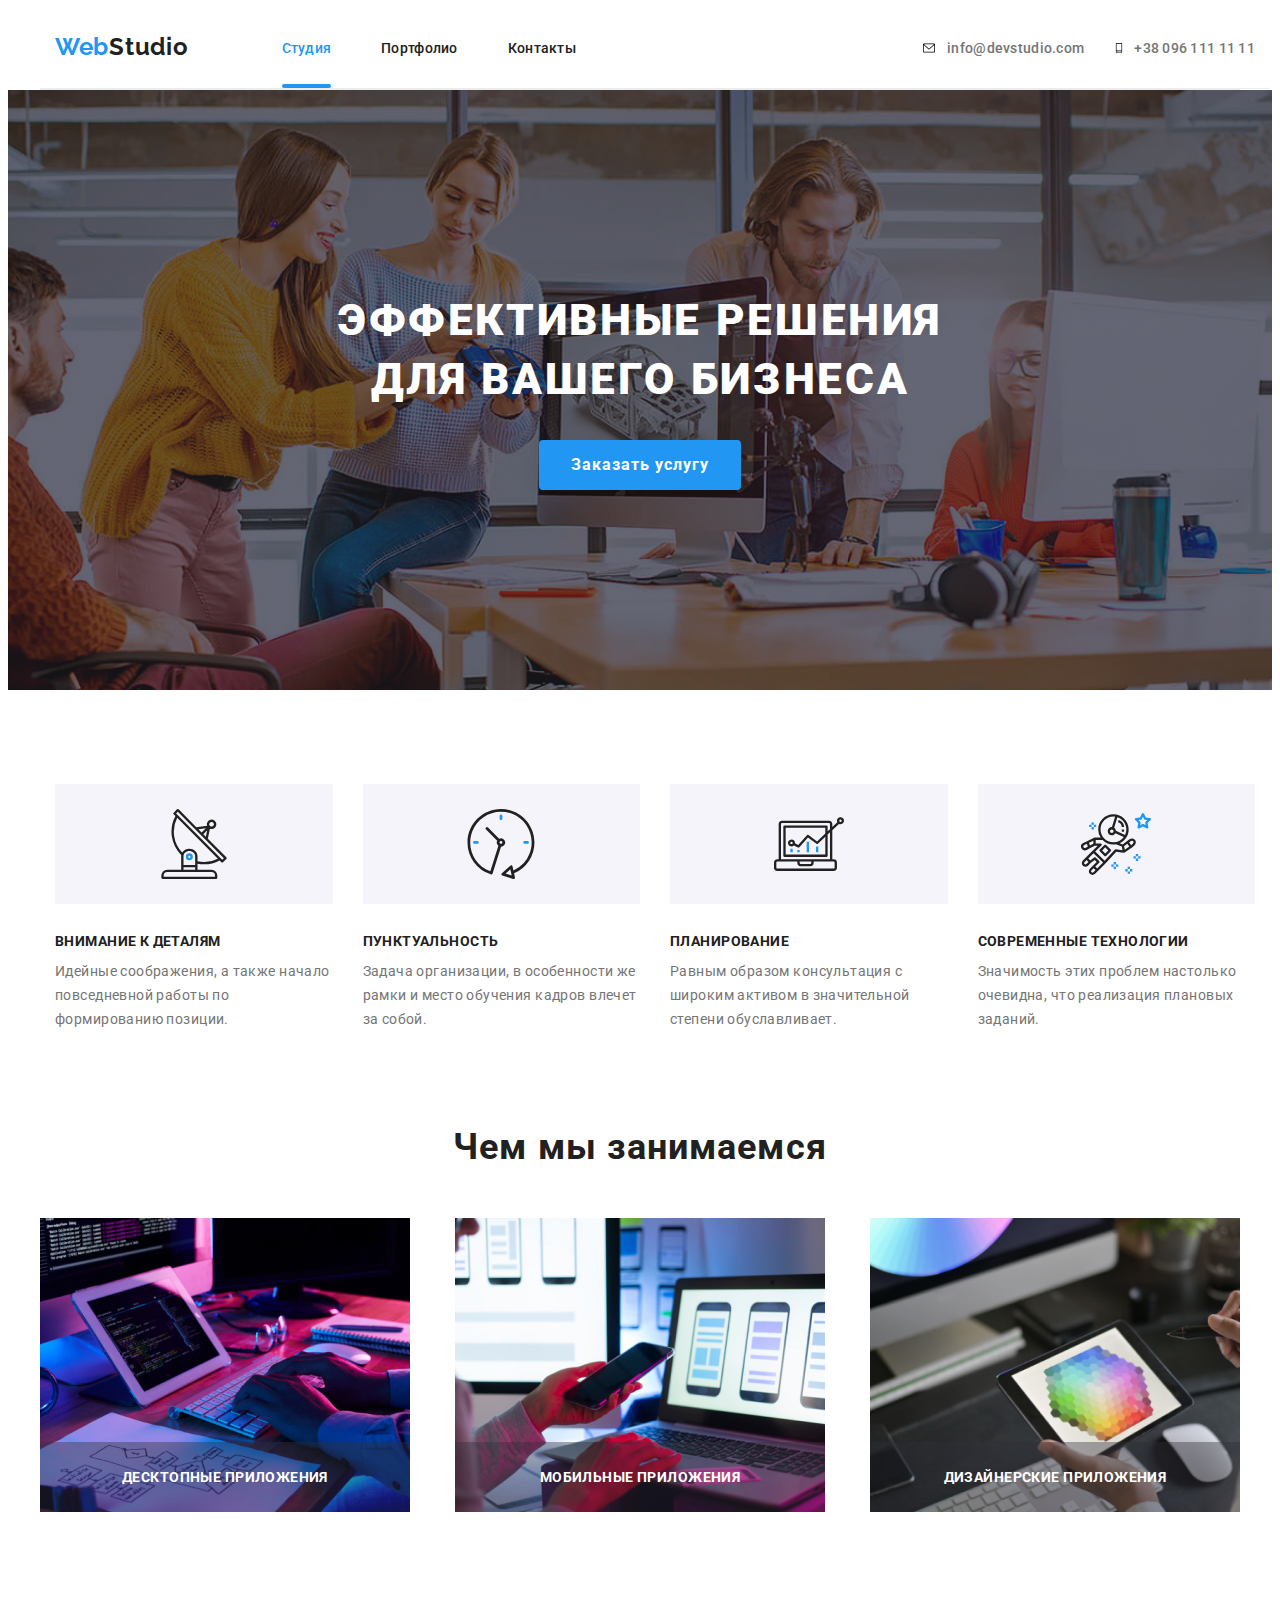
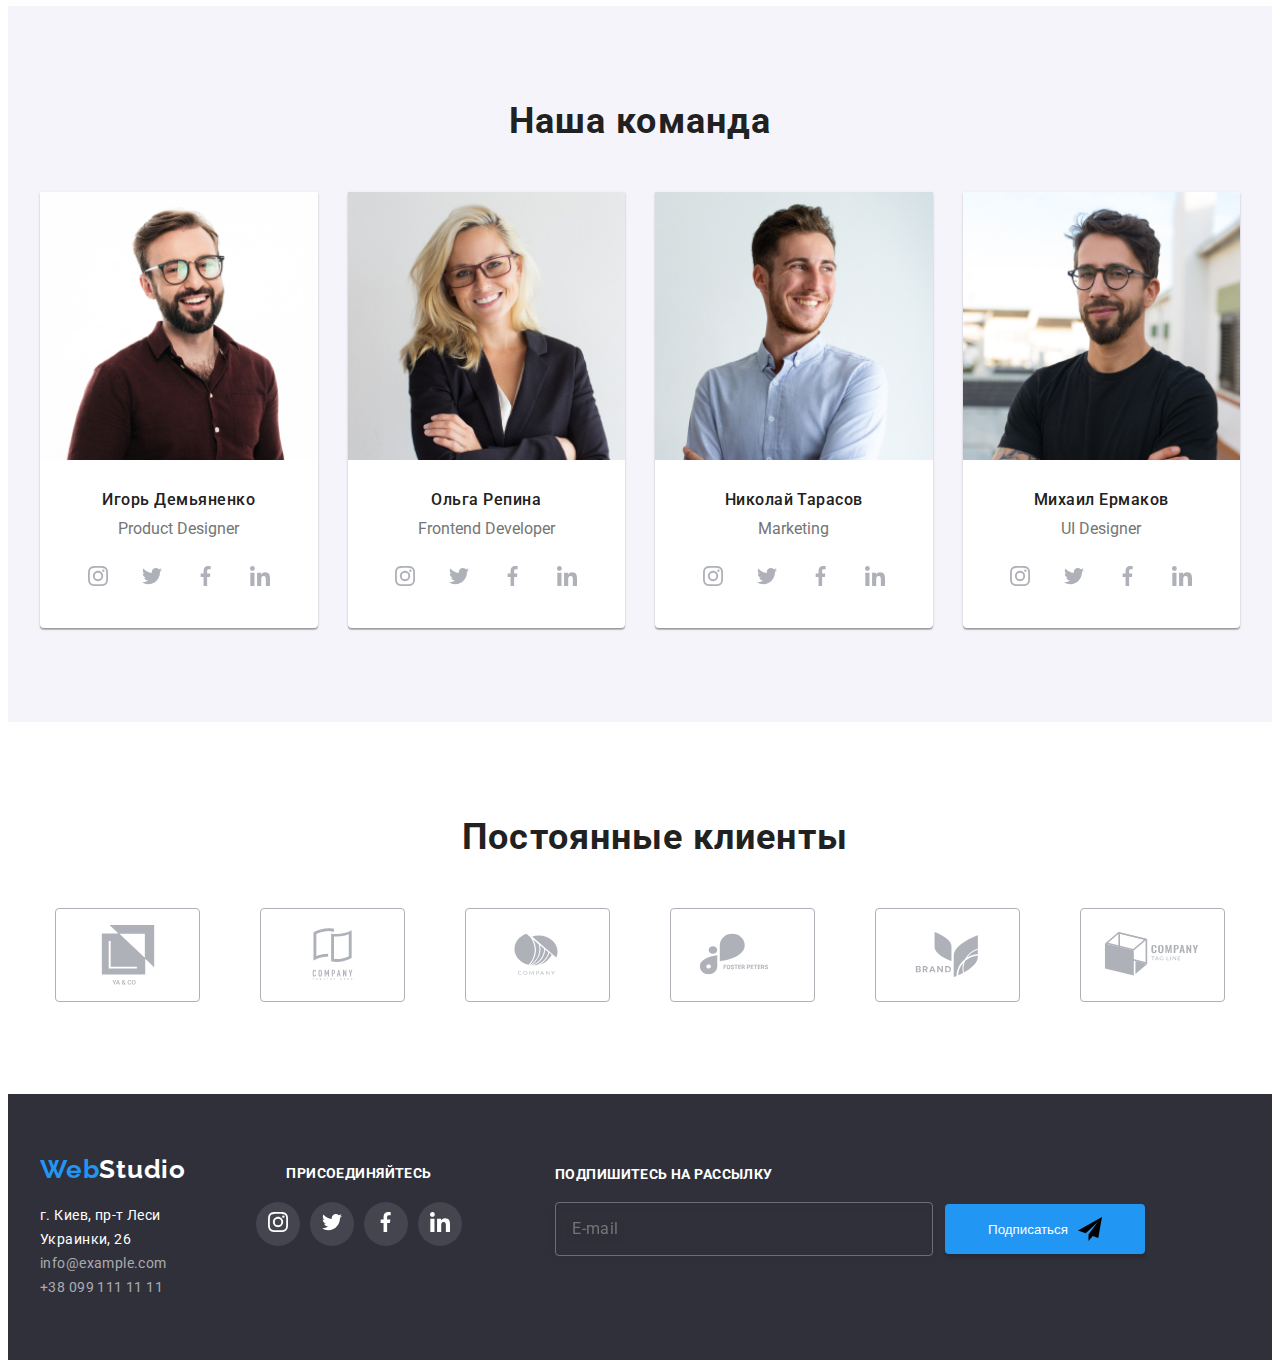
<file: index.html>
<!DOCTYPE html>
<html lang="ru">

<head>
    <meta charset="UTF-8" />
    <meta name="viewport" content="width=device-width, initial-scale=1.0" />
    <title>WebStudio</title>

    <link rel="preconnect" href="https://fonts.googleapis.com">
    <link rel="preconnect" href="https://fonts.gstatic.com" crossorigin>

    <link
        href="https://fonts.googleapis.com/css2?family=Raleway:wght@700&family=Roboto:wght@400;500;700;900&display=swap"
        rel="stylesheet">

    <link rel="stylesheet" href="https://cdnjs.cloudflare.com/ajax/libs/modern-normalize/1.1.0/modern-normalize.min.css"
        integrity="sha512-wpPYUAdjBVSE4KJnH1VR1HeZfpl1ub8YT/NKx4PuQ5NmX2tKuGu6U/JRp5y+Y8XG2tV+wKQpNHVUX03MfMFn9Q=="
        crossorigin="anonymous" referrerpolicy="no-referrer" />

    <link rel="stylesheet" href="./css/main.min.css">
</head>

<body>

    <header class="header">
        <div class="container header__container header__bottom-border">

            <div class=" main-nav">
                <nav class="nav">
                    <a href="./index.html" class="logo nav__logo" lang="en"> Web<span
                            class="nav__logo--blueblack">Studio</span>
                    </a>
                    <ul class="menu list">
                        <li class="menu__item current-page "> <a href="./index.html" class="menu__link link">Студия </a>
                        </li>
                        <li class="menu__item "> <a href="./portfolio.html" class="menu__link link">Портфолио</a> </li>
                        <li class="menu__item"> <a href="" class="menu__link link">Контакты</a> </li>
                    </ul>
                </nav>
            </div>

            <ul class="contact list">
                <li class="contact__item"><a href="mailto:info@devstudio.com" class="contact__link link">
                        <svg class="contact__icon contact__icon-envelope">
                            <use href="./images/symbol-defs.svg#icon-envelope-hover"></use>
                        </svg>
                        info@devstudio.com</a>
                </li>
                <li class="contact__item"><a href="tel:+380961111111" class="contact__link link">
                        <svg class="contact__icon contact__icon-tel">
                            <use href="./images/symbol-defs.svg#icon-smartphone"></use>
                        </svg>
                        +38 096 111 11 11</a></li>
            </ul>
        </div>

        <button type="button" class="button mob-menu__open-btn">
            <svg class="mob-menu__open-icon" width="24" height="24">
                <use href="./images/symbol-defs.svg#icon-menu_btn">
                </use>
            </svg>
        </button>
        <div class="mob-menu is-hidden">
            <div class="mob-menu__top">

                <button type="button" class="mob-menu__close-btn">
                    <svg class="mob__close-icon" width="18.34" height="18.34">
                        <use href="./images/icons.svg#icon-close">
                        </use>
                    </svg></button>


                <ul class="mob-menu__list list">
                    <li class="mob-menu__item  ">
                        <a href="./index.html" class="mob-menu__link link">Студия </a>
                    </li>
                    <li class="mob-menu__item mob-menu__current">
                        <a href="./portfolio.html" class="mob-menu__link link">Портфолио </a>
                    </li>
                    <li class="mob-menu__item">
                        <a href="#" class="mob-menu__link link">Контакты </a>
                    </li>
                </ul>
            </div>
            <div class="mob-menu__bottom">
                <ul class="mob-menu__contact list">
                    <li class="mob-contact__item mob-menu__tel">
                        <a href="tel:+380961111111" class="mob-contact__link link">
                            +38 096 111 11 11</a>
                    </li>

                    <li class="mob-contact__item mob-menu__email">
                        <a href="mailto:info@devstudio.com" class="mob-contact__link link">
                            info@devstudio.com</a>
                    </li>
                </ul>


                <ul class="mob-soc__list list">
                    <li class="mob-soc__item">
                        <a href="" class="mob-soc__link link">Instagram</a>
                    </li>

                    <li class="mob-soc__item">
                        <a href="" class="mob-soc__link link">Twitter</a>
                    </li>


                    <li class="mob-soc__item">
                        <a href="" class="mob-soc__link link">Facebook</a>
                    </li>

                    <li class="mob-soc__item">
                        <a href="" class="mob-soc__link link">LinkedIn</a>
                    </li>
                </ul>
            </div>
        </div>
        </div>

    </header>

    <main>
        <div class="hero__overlay">
            <section class="hero">
                <div class="container">
                    <h1 class="hero__title">Эффективные решения<br> для вашего бизнеса</h1>
                    <button type="button" class="hero__btn btn " data-modal-open>Заказать услугу</button>
                </div>
            </section>
        </div>

        <section class="about">
            <div class="container">

                <h2 class="visually-hidden">Наши преимущества</h2>

                <ul class="about__list list">
                    <li class="about__item">

                        <div class="about__box">
                            <svg class="about__icon" width="70" height="70">
                                <use href="./images/symbol-defs.svg#icon-antenna"></use>
                            </svg>
                        </div>

                        <h3 class="about__title">Внимание к деталям </h3>
                        <p class="about__text">Идейные соображения, а также начало повседневной работы по формированию
                            позиции.</p>

                    </li>

                    <li class="about__item">
                        <div class="about__box">
                            <svg class="about__icon" width="70" height="70">
                                <use href="./images/symbol-defs.svg#icon-clock"></use>
                            </svg>
                        </div>

                        <h3 class="about__title">Пунктуальность </h3>
                        <p class="about__text">Задача организации, в особенности же рамки и место обучения кадров влечет
                            за собой.</p>
                    </li>

                    <li class="about__item">
                        <div class="about__box">
                            <svg class="about__icon" width="70" height="70">
                                <use href="./images/symbol-defs.svg#icon-diagram"></use>
                            </svg>
                        </div>

                        <h3 class="about__title">Планирование</h3>
                        <p class="about__text">Равным образом консультация с широким активом в значительной степени
                            обуславливает.</p>
                    </li>

                    <li class="about__item">
                        <div class="about__box">
                            <svg class="about__icon" width="70" height="70">
                                <use href="./images/symbol-defs.svg#icon-astronaut"></use>
                            </svg>
                        </div>

                        <h3 class="about__title">Современные технологии</h3>
                        <p class="about__text">Значимость этих проблем настолько очевидна, что реализация плановых
                            заданий.</p>
                    </li>
                </ul>
            </div>
        </section>

        <section class="our-work">
            <div class="container">
                <h2 class="our-work__title"> Чем мы занимаемся </h2>

                <ul class="our-work__list list  ">
                    <li class="our-work__item">

                        <img srcset="./images/img_pc_x1.jpg, 
                        ./images/img_pc_x2.jpg" src="images/img_pc.jpg" class="our-work__image" alt="картинка ПК" width="370" height="294" />
                        <div class="our-work__descr">Десктопные приложения</div>
                    </li>

                    <li class="our-work__item">
                        <img srcset="./images/img_lap_x1.jpg,
                        ./images/img_lap_x2.jpg" src="./images/img_lap.jpg" class="our-work__image"
                            alt="картинка ноутбука" width="370" height="294" />

                        <div class="our-work__descr">Мобильные приложения</div>

                    </li>

                    <li class="our-work__item">
                        <img srcset="./images/img_tablet_x1.jpg, 
                        ./images/img_tablet_x2.jpg" src="./images/img_tablet.jpg" class="our-work__image"
                            alt="картинка планшета" width`="370" height="294" />
                        <div class="our-work__descr">Дизайнерские приложения</div>
                    </li>
                </ul>
            </div>
        </section>

        <section class="team">
            <div class="container">
                <h2 class="team__title"> Наша команда</h2>
                <ul class="team__list list">
                    <li class="team__member">
                        <picture>
                            <source srcset="./images/foto_dem_x1.jpg 1x,
                                ./images//foto_dem_x2.jpg 2x" media="(min-width: 1200px)" />
                            <source srcset="
                            ./images/foto_dem_tb_x1.jpg 1x,
                            ./images/foto_dem_tb_x2.jpg 2x
                            " media="(min-width: 768px)" />

                            <source srcset="
                            ./images/foto_dem_mb_x1.jpg 1x,
                            ./images/foto_dem_mb_x2.jpg 2x
                            " media="(min-width: 320px)" />

                            <img src="./images/foto_dem.jpg" alt="фото Игоря Демьяненко" class="team__member-foto"
                                width="270" height="260" />
                        </picture>

                        <div class="team__name-position">
                            <h3 class="team__member-name">
                                Игорь Демьяненко</h3>
                            <p lang="en" class="team__member-position"> Product Designer
                            </p>
                            <ul class="team__soc-list list">
                                <li class="team__soc-item">
                                    <a href="" class="team__soc-link link">
                                        <svg class="team__soc-icon" width="20" height="20">
                                            <use href="./images/symbol-defs.svg#icon-instagram"> </use>
                                        </svg>
                                    </a>
                                </li>
                                <li class="team__soc-item">
                                    <a href="" class="team__soc-link link">
                                        <svg class="team__soc-icon" width="20" height="20">
                                            <use href="./images/symbol-defs.svg#icon-twitter"></use>
                                        </svg>
                                    </a>
                                </li>
                                <li class="team__soc-item">
                                    <a href="" class="team__soc-link link">
                                        <svg class="team__soc-icon" width="20" height="20">
                                            <use href="./images/symbol-defs.svg#icon-facebook"></use>
                                        </svg>
                                    </a>
                                </li>
                                <li class="team__soc-item">
                                    <a href="" class="team__soc-link link">
                                        <svg class="team__soc-icon" width="20" height="20">
                                            <use href="./images/symbol-defs.svg#icon-linkedin"></use>
                                        </svg>
                                    </a>
                            </ul>
                        </div>

                    <li class="team__member">
                        <picture>
                            <source srcset="
                                ./images/foto_rep_x1.jpg 1x,
                                ./images/foto_rep_x2.jpg  2x
                                " media="(min-width: 1200px)" />
                            <source srcset="
                            ./images/foto_rep_tb_x1.jpg    1x,
                            ./images/foto_rep_tb_x2.jpg 2x
                            " media="(min-width: 768px)" />

                            <source srcset="
                            ./images/foto_rep_mb_x1.jpg 1x,
                            ./images/foto_rep_mb_x2.jpg 2x
                            " media="(min-width: 320px)" />
                            <img src="./images/foto_rep.jpg" alt="фото Ольги Репиной" class="team__member-foto"
                                width="270" height="260" />
                        </picture>

                        <div class="team__name-position">
                            <h3 class="team__member-name">
                                Ольга Репина</h3>
                            <p lang="en" class="team__member-position">
                                Frontend Developer
                            </p>
                            <ul class="team__soc-list list">
                                <li class="team__soc-item">
                                    <a href="" class="team__soc-link link">
                                        <svg class="team__soc-icon" width="20" height="20">
                                            <use href="./images/symbol-defs.svg#icon-instagram"> </use>
                                        </svg>
                                    </a>
                                </li>
                                <li class="team__soc-item">
                                    <a href="" class="team__soc-link link">
                                        <svg class="team__soc-icon" width="20" height="20">
                                            <use href="./images/symbol-defs.svg#icon-twitter"></use>
                                        </svg>
                                    </a>
                                </li>
                                <li class="team__soc-item">
                                    <a href="" class="team__soc-link link">
                                        <svg class="team__soc-icon" width="20" height="20">
                                            <use href="./images/symbol-defs.svg#icon-facebook"></use>
                                        </svg>
                                    </a>
                                </li>
                                <li class="team__soc-item">
                                    <a href="" class="team__soc-link link">
                                        <svg class="team__soc-icon" width="20" height="20">
                                            <use href="./images/symbol-defs.svg#icon-linkedin"></use>
                                        </svg>
                                    </a>
                            </ul>
                        </div>
                    </li>

                    <li class="team__member">
                        <picture>
                            <source srcset="
                                ./images/forto_tarasov_x1.jpg  1x,
                                ./images/forto_tarasov_x2.jpg  2x
                                " media="(min-width: 1200px)" />
                            <source srcset="
                            ./images/forto_tarasov_tb_x1.jpg    1x,
                            ./images/forto_tarasov_tb_x2.jpg 2x
                            " media="(min-width: 768px)" />

                            <source srcset="
                            ./images/forto_tarasov_mb_x1.jpg 1x,
                            ./images/forto_tarasov_mb_x2.jpg 2x
                            " media="(min-width: 320px)" />
                            <img src="./images/forto_tarasov.jpg" alt="фото Николая Тарасова" class="team__member-foto"
                                width="270" height="260" />
                        </picture>

                        <div class="team__name-position">
                            <h3 class="team__member-name">
                                Николай Тарасов</h3>
                            <p lang="en" class="team__member-position">
                                Marketing</p>
                            <ul class="team__soc-list list">
                                <li class="team__soc-item">
                                    <a href="" class="team__soc-link link">
                                        <svg class="team__soc-icon" width="20" height="20">
                                            <use href="./images/symbol-defs.svg#icon-instagram"> </use>
                                        </svg>
                                    </a>
                                </li>
                                <li class="team__soc-item">
                                    <a href="" class="team__soc-link link">
                                        <svg class="team__soc-icon" width="20" height="20">
                                            <use href="./images/symbol-defs.svg#icon-twitter"></use>
                                        </svg>
                                    </a>
                                </li>
                                <li class="team__soc-item">
                                    <a href="" class="team__soc-link link">
                                        <svg class="team__soc-icon" width="20" height="20">
                                            <use href="./images/symbol-defs.svg#icon-facebook"></use>
                                        </svg>
                                    </a>
                                </li>
                                <li class="team__soc-item">
                                    <a href="" class="team__soc-link link">
                                        <svg class="team__soc-icon" width="20" height="20">
                                            <use href="./images/symbol-defs.svg#icon-linkedin" width="20" height="20"></use>
                                        </svg>
                                    </a>
                            </ul>
                        </div>
                    </li>

                    <li class="team__member">
                        <picture>
                            <source srcset="
                                ./images/foto_ermak_x1.jpg  1x,
                                ./images/foto_ermak_x2.jpg  2x
                                " media="(min-width: 1200px)" />
                            <source srcset="
                            ./images/foto_ermak_tb_x1.jpg    1x,
                            ./images/foto_ermak_tb_x2.jpg 2x
                            " media="(min-width: 768px)" />
                            <source srcset="
                            ./images/foto_ermak_mb_x1.jpg 1x,
                            ./images/foto_ermak_mb_x2.jpg 2x
                            " media="(min-width: 320px)" />
                            <img src="./images/foto_ermak.jpg" alt="фото Михаила Ермакова" class="team__member-foto"
                                width="270" height="260" />
                        </picture>
                        <div class="team__name-position">
                            <h3 class="team__member-name">
                                Михаил Ермаков</h3>
                            <p lang="en" class="team__member-position">
                                UI Designer</p>
                            <ul class="team__soc-list list">
                                <li class="team__soc-item">
                                    <a href="" class="team__soc-link link">
                                        <svg class="team__soc-icon" width="20" height="20">
                                            <use href="./images/symbol-defs.svg#icon-instagram"> </use>
                                        </svg>
                                    </a>
                                </li>
                                <li class="team__soc-item">
                                    <a href="" class="team__soc-link link">
                                        <svg class="team__soc-icon" width="20" height="20">
                                            <use href="./images/symbol-defs.svg#icon-twitter"></use>
                                        </svg>
                                    </a>
                                </li>
                                <li class="team__soc-item">
                                    <a href="" class="team__soc-link link">
                                        <svg class="team__soc-icon" width="20" height="20">
                                            <use href="./images/symbol-defs.svg#icon-facebook"></use>
                                        </svg>
                                    </a>
                                </li>
                                <li class="team__soc-item">
                                    <a href="" class="team__soc-link link">
                                        <svg class="team__soc-icon" width="20" height="20">
                                            <use href="./images/symbol-defs.svg#icon-linkedin" width="20" height="20"></use>
                                        </svg>
                                    </a>
                            </ul>
                        </div>
                    </li>
                </ul>
            </div>
        </section>

        <section class="clients">
            <div class="container">
                <h2 class="clients__title">Постоянные клиенты</h2>
                <ul class="clients__list list">
                    <li class="clients__item">
                        <a href="#" class="clients__link">
                            <svg class="clients__logo" width="106" height="60">
                                <use href="./images/symbol-defs.svg#icon-company1">
                                </use>
                            </svg>
                        </a>
                    </li>
                    <li class="clients__item">
                        <a href="#" class="clients__link">
                            <svg class="clients__logo" width="106" height="60">
                                <use href="./images/symbol-defs.svg#icon-company2">
                                </use>
                            </svg>
                        </a>
                    </li>
                    <li class="clients__item">
                        <a href="#" class="clients__link">
                            <svg class="clients__logo" width="106" height="60">
                                <use href="./images/symbol-defs.svg#icon-company3">
                                </use>
                            </svg>
                        </a>
                    </li>
                    <li class="clients__item">
                        <a href="#" class="clients__link">
                            <svg class="clients__logo" width="106" height="60">
                                <use href="./images/symbol-defs.svg#icon-company4">
                                </use>
                            </svg>
                        </a>
                    </li>
                    <li class="clients__item">
                        <a href="#" class="clients__link">
                            <svg class="clients__logo" width="106" height="60">
                                <use href="./images/symbol-defs.svg#icon-company5">
                                </use>
                            </svg>
                        </a>
                    </li>
                    <li class="clients__item">
                        <a href="#" class="clients__link">
                            <svg class="clients__logo" width="106" height="60">
                                <use href="./images/symbol-defs.svg#icon-company6">
                                </use>
                            </svg>
                        </a>
                    </li>
                </ul>
            </div>
        </section>

    </main>


    <footer class="footer">
        <div class="container">
            <div class="footer-top-wrap">
                <div class="footer-contacts-join">
                    <div class="footer-contact-wrap">
                        <a class="footer__logo" href=".">
                            Web<span class="footer__logo-bluewhite">Studio</span>
                        </a>
                        <address>
                            <ul class="footer__contact-list list">
                                <li class="footer__contact-item">
                                    <a class="footer__adress  link" href="https://goo.gl/maps/fVVCTX3WFLXZe7AJ9">
                                        г. Киев, пр-т Леси Украинки, 26
                                    </a>
                                <li class="footer__contact-item">
                                    <a class="footer__email link" href="mailto:info@example.com">
                                        info@example.com</a>
                                </li>

                                <li class="footer__contact-item">
                                    <a class="footer__number link" href="tel:+380991111111">+38 099 111 11 11</a>
                                </li>
                            </ul>
                        </address>
                    </div>

                    <div class="footer-join-us-wrap">
                        <p class="join-us__title">присоединяйтесь</p>
                        <ul class="company-soc__list">
                            <li class="company-soc__item">
                                <a href="" class="company-soc__link link">
                                    <svg class="company-soc__icon" width="20" height="20">
                                        <use href="./images/symbol-defs.svg#icon-instagram"> </use>
                                    </svg>
                                </a>
                            </li>

                            <li class="company-soc__item">
                                <a href="" class="company-soc__link link">
                                    <svg class="company-soc__icon" width="20" height="20">
                                        <use href="./images/symbol-defs.svg#icon-twitter"> </use>
                                    </svg>
                                </a>
                            </li>
                            <li class="company-soc__item">
                                <a href="" class="company-soc__link link">
                                    <svg class="company-soc__icon" width="20" height="20">
                                        <use href="./images/symbol-defs.svg#icon-facebook"> </use>
                                    </svg>
                                </a>
                            </li>
                            <li class="company-soc__item">
                                <a href="" class="company-soc__link link">
                                    <svg class="company-soc__icon" width="20" height="20">
                                        <use href="./images/symbol-defs.svg#icon-linkedin"> </use>
                                    </svg>
                                </a>
                            </li>
                        </ul>
                    </div>
                </div>

                <div class="subscription">
                    <h2 class="subscription__motto">Подпишитесь на рассылку</h2>
                    <div class="subscription_btn-wrap">
                        <form class="subscription__form">
                            <input type="email" name="subscription-email" id="subscription-email" minlength="3"
                                maxlength="100" class="subscription__input" placeholder="E-mail">

                            <button type="submit" class="subscription__btn">
                                Подписаться
                                <svg class="subscription__send-icon" width="13" height="13">
                                    <use href="./images/symbol-defs.svg#icon-send"> </use>
                                </svg>
                            </button>

                        </form>
                    </div>
                </div>
            </div>
        </div>
    </footer>


    <div class="backdrop-order is-hidden" data-modal>

        <div class="modal-order">

            <button type="button" class="button-close" data-modal-close>
                <svg class="icon-close-modal" width="18" height="18">
                    <use href="images/icons.svg#icon-close"></use>
                </svg>
            </button>
            <form class="modal-form">
                <p class="modal-title">Оставьте свои данные, мы вам перезвоним</p>

                <div class="modal-form-field">
                    <label for="user-name" class="modal-label"> Имя </label>
                    <div class="wrap-input-icon">
                        <input type="text" name="user-name" id="user-name" minlength="2" maxlength="150"
                            class="modal-input" required placeholder=" " />
                        <svg class="modal-form-icon" width="18" height="18">
                            <use href="./images/icons.svg#icon-name"> </use>
                        </svg>
                    </div>
                </div>

                <div class="modal-form-field">
                    <label for="user-tel" class="modal-label">Телефон</label>
                    <div class="wrap-input-icon">
                        <input type="tel" name="user-tel" id="user-tel" minlength="10" maxlength="13"
                            class="modal-input" placeholder=" " required />

                        <svg class="modal-form-icon" width="18" height="18">
                            <use href="./images/icons.svg#icon-phone2"> </use>
                        </svg>
                    </div>
                </div>

                <div class="modal-form-field">
                    <label for="user-email" class="modal-label">Почта</label>
                    <div class="wrap-input-icon">
                        <input type="email" name="user-email" id="user-email" minlength="3" maxlength="100"
                            class="modal-input" placeholder=" " required />

                        <svg class="modal-form-icon" width="18" height="18">
                            <use href="./images/icons.svg#icon-envelop2"> </use>
                        </svg>
                    </div>
                </div>

                <div class="modal-form-field ">
                    <label for="modal-comment" class="modal-label">Комментарий
                    </label>
                    <textarea name="modal-comment" id="modal-comment" cols="30" rows="10" placeholder="Введите текст"
                        class="modal-comment modal-textarea"></textarea>
                </div>

                <div class="wrap-privacy">

                    <div class="modal-form-field ">
                        <input type="checkbox" name="privacy-check" id="privacy-check"
                            class="privacy-check  visually-hidden">
                        <label for="privacy-check" class="privacy-check-text">
                            <span class="span-privacy-icon">
                                <svg class="privacy-icon-check" width="16" height="15">
                                    <use href="./images/icon-check.svg"> </use>
                                </svg>
                            </span>
                            Соглашаюсь с рассылкой и принимаю&nbsp;
                            <a href="#" class="privacy-link">Условия договора</a>
                        </label>
                    </div>
                    <div class="wrap-btn-submit">
                        <button type="submit" class="modal-btn-submit">Отправить</button>
                    </div>

                </div>
            </form>
        </div>
    </div>


    <script src="./js/modal.js"></script>

    <script src="./js/mobile-menu.js"></script>

</body>

</html>
</file>
<file: css/main.min.css>
:root{--primary-text-color:#757575;--title-text-color:#212121 ;--accent-color:#2196F3 ;--primary-white-color: #FFFFFF;--main-font-family: "Roboto" , sans-serif;--border-color-1px-solid: 1px solid #EEEEEE;--border-color-header: 1px solid #ECECEC;--background-gray: #F5F4FA ;--icons-gray: #AFB1B8;--black-gray-transparent: rgba(47, 48, 58, 0.4)}p,h1,h2,h3,h4,h5,h6{margin:0}ul{margin:0;padding-left:0}a{color:currentColor}address{font-style:normal}.list{list-style-type:none;margin:0;padding:0}.link{text-decoration:none}.container{width:100%;padding-left:15px;padding-right:15px;justify-content:center;margin:0 auto}@media screen and (min-width: 480px){.container{max-width:480px}}@media screen and (min-width: 768px){.container{max-width:768px}}@media screen and (min-width: 1200px){.container{max-width:1200px}}section{margin:0 auto}.btn{cursor:pointer;font-family:inherit;border-radius:4px;box-shadow:0px 4px 4px rgba(0,0,0,.15);border:none;box-sizing:border-box}body{font-family:var(--main-font-family);background-color:var(--primary-white-color);color:var(--primary-text-color)}h1{font-family:var(--main-font-family);font-weight:900;text-align:center;letter-spacing:.06em;text-transform:uppercase;color:var(--primary-white-color)}img{display:block;max-width:100%;height:auto;padding:0;margin:0;width:100%}.visually-hidden{position:absolute;white-space:nowrap;width:1px;height:1px;overflow:hidden;border:0;padding:0;clip:rect(0 0 0 0);clip-path:inset(50%);margin:-1px}.header{background-color:var(--primary-white-color)}@media screen and (min-width: 768px){.header{border-bottom:var(--border-color-header);width:100%;margin:0 auto}}@media screen and (min-width: 768px)and (min-width: 480px){.header{width:480px}}@media screen and (min-width: 768px)and (min-width: 768px){.header{width:768px}}@media screen and (min-width: 768px)and (min-width: 1200px){.header{width:1200px}}.header__container{position:relative;display:flex}@media screen and (min-width: 768px){.header__bottom-border{border-bottom:var(--border-color-header);max-width:100%}}@media screen and (max-width: 767px){.header__bottom-border{justify-content:flex-start}}.main-nav{display:flex;align-items:center;justify-content:space-between}.nav{display:flex;align-items:center}.nav__logo{font-family:"Raleway";font-weight:700;font-size:24px;line-height:1.17;letter-spacing:.03em;text-decoration:none;color:var(--accent-color);padding-top:16px;padding-bottom:16px}@media screen and (min-width: 768px){.nav__logo{padding-top:24px;padding-bottom:25px;padding-right:88px}}@media screen and (min-width: 1200px){.nav__logo{padding-right:93px;line-height:1.19}}.nav__logo--blueblack{color:var(--title-text-color)}.menu{display:flex;align-items:center;height:auto}@media screen and (max-width: 767px){.menu{display:none}}.menu__item{font-size:14px;line-height:1.17;font-weight:500;letter-spacing:.02em;color:var(--title-text-color)}.menu__item:not(:last-child){margin-right:50px}.menu__link{display:block;padding-top:16px;padding-bottom:16px;line-height:1.17;color:var(--title-text-color);transition:color 250ms cubic-bezier(0.4, 0, 0.2, 1);position:relative}@media screen and (min-width: 768px){.menu__link{padding-top:32px;padding-bottom:32px}}.menu__link:hover{color:var(--accent-color)}.menu__link:focus{color:var(--accent-color)}.menu__link:active{color:var(--accent-color)}.menu__item.current-page .menu__link::after{content:"";display:block;bottom:0;left:0;width:100%;height:4px;background:var(--accent-color);border-radius:2px;position:absolute;transition:transform 250ms cubic-bezier(0.4, 0, 0.2, 1)}.menu__item.current-page .menu__link{color:var(--accent-color)}.contact{align-items:flex-start}@media screen and (max-width: 767px){.contact{display:none}}@media screen and (min-width: 768px){.contact{display:flex;flex-direction:column;justify-content:space-between;align-content:flex-start;align-items:flex-start}}@media screen and (min-width: 1200px){.contact{flex-direction:row;justify-content:right}}@media screen and (max-width: 1199px){.contact{padding-top:21px;padding-bottom:21px}}.contact.list{display:flex;margin-left:auto;align-items:flex-start}@media screen and (max-width: 767px){.contact.list{display:none}}.contact.list{display:flex;margin-left:auto}@media screen and (max-width: 767px){.contact.list{display:none}}@media screen and (min-width: 768px){.contact.list{align-items:flex-start}}@media screen and (min-width: 1200px){.contact.list{align-items:center}}@media screen and (min-width: 768px){.contact__wrap{display:flex}}@media screen and (min-width: 1200px){.contact__wrap{margin-left:auto}}@media screen and (max-width: 767px){.contact__wrap{display:none}}.contact__item{align-content:flex-start;align-items:flex-start;font-family:var(--main-font-family);font-weight:500;line-height:1.17;letter-spacing:.02em}@media screen and (min-width: 768px){.contact__item{display:flex;flex-direction:column}}@media screen and (min-width: 1200px){.contact__item{flex-direction:row}}@media screen and (min-width: 768px){.contact__item{font-size:12px}}@media screen and (min-width: 1200px){.contact__item{font-size:14px}}@media screen and (max-width: 1199px){.contact__item:not(:last-child){margin-bottom:10px}}@media screen and (min-width: 1200px){.contact__item+.contact__item{margin-left:30px}}.contact__link{color:var(--primary-text-color);display:flex;align-items:center;justify-content:center;transition:color 250ms cubic-bezier(0.4, 0, 0.2, 1);cursor:pointer}.contact__link:hover,.contact__link:focus{color:var(--accent-color)}.contact__icon{margin-right:8px;color:var(--accent-color);transition:color 250ms cubic-bezier(0.4, 0, 0.2, 1);justify-content:center;align-items:center;align-content:center}.contact__icon:hover,.contact__icon:focus{fill:currentColor}.contact__icon-envelope{width:14px;height:10px}@media screen and (min-width: 1200px){.contact__icon-envelope{margin-right:10px;width:16px;height:12px}}.contact__icon-tel{width:10px;height:14px}@media screen and (min-width: 1200px){.contact__icon-tel{margin-right:10px;width:10px;height:16px}}.mob-menu{display:flex;flex-direction:column;justify-content:space-between;position:fixed;background-color:var(--primary-white-color);width:100vw;height:100vh;top:0;left:0;padding-top:48px;padding-bottom:48px;padding-left:40px;z-index:2}@media screen and (min-width: 768px){.mob-menu{display:none}}.mob-menu .container{display:flex;flex-direction:column;height:100%;justify-content:space-between;overflow:auto}.mob-menu__list{display:flex;flex-direction:column;align-items:flex-start}.mob-menu__open-btn{position:absolute;top:0;right:0;margin-left:auto;width:40px;height:40px;display:flex;align-items:center;justify-content:center;cursor:pointer;border:none;background-color:rgba(0,0,0,0);transform:translate(-15px, 10px)}@media screen and (min-width: 768px){.mob-menu__open-btn{display:none}}.mob-menu__open-btn .container{display:flex;justify-content:space-between;overflow:auto}.mob-menu__open-icon{fill:var(--title-text-color);width:24px;height:24px}@media screen and (min-width: 768px){.mob-menu__open-icon{display:none}}.mob-menu__close-btn{display:block;align-items:center;align-content:center;justify-content:center;position:absolute;top:0px;right:0px;width:40px;height:40px;background:none;color:inherit;border:none;padding:0;font:inherit;cursor:pointer;outline:inherit}.mob__close-icon{width:18.34px;height:18.34px;fill:var(--title-text-color);display:flex;align-items:center;align-content:center;justify-content:center;transform:translate(5px, 0)}.mob-menu__close-btn:hover .mob__close-icon{fill:var(--accent-color)}.mob-menu__item{font-family:var(--main-font-family);font-weight:500;font-size:40px;line-height:1.17;text-align:center;letter-spacing:.02em;color:var(--title-text-color);justify-content:flex-start}.mob-menu__item:not(:last-child){margin-bottom:32px}.mob-menu__current{color:var(--accent-color)}.mob-menu__tel{font-family:"Roboto";font-style:normal;font-weight:500;font-size:34px;line-height:1.17;letter-spacing:.02em;color:var(--accent-color)}@media screen and (max-width: 400px){.mob-menu__tel{font-size:24px}}.mob-menu__email{padding-top:26px;padding-bottom:26px;font-family:"Roboto";font-style:normal;font-weight:500;font-size:24px;line-height:1.17;letter-spacing:.02em;color:var(--primary-text-color)}@media screen and (min-width: 1200px){.mob-menu__email{padding-top:32px;padding-bottom:32px}}.mob-soc__list{display:flex;padding-top:32px;align-items:flex-end}@media screen and (max-width: 400px){.mob-soc__list{display:flex;flex-direction:row}}.mob-soc__item{padding-right:10px;padding-left:10px}@media screen and (max-width: 400px){.mob-soc__item{padding-right:3px;padding-left:3px;width:calc((100% - 6px)/2)}}.mob-soc__item:first-child{padding-left:0}.mob-soc__item:last-child{padding-right:0}.mob-soc__item:not(:last-child){border:1px solid rgba(33,33,33,.2);border-top:0;border-bottom:0;border-left:0}.mob-soc__link{font-family:"Roboto";font-style:normal;font-weight:500;font-size:18px;line-height:1.22;letter-spacing:.02em;color:var(--accent-color)}@media screen and (max-width: 400px){.mob-soc__link{padding-left:3px;font-size:12px;line-height:1.22}}.hero{text-align:center;display:flex;justify-content:center;align-items:center}@media screen and (min-width: 320px){.hero{max-width:320px;height:400px}}@media screen and (min-width: 480px){.hero{max-width:480px;height:400px}}@media screen and (min-width: 768px){.hero{max-width:768px;height:400px}}@media screen and (min-width: 1200px){.hero{max-width:1600px;height:600px}}.hero__title{margin-bottom:30px;font-size:26px;line-height:1.615}@media screen and (min-width: 1200px){.hero__title{font-size:44px;line-height:1.36}}.hero__btn{font-weight:700;font-size:16px;line-height:1.878;letter-spacing:.06em;color:var(--primary-white-color);background-color:var(--accent-color);transition:background-color 250ms cubic-bezier(0.4, 0, 0.2, 1);padding:10px 32px}.hero__btn:hover{background-color:#188ce8}.hero__overlay{background-image:linear-gradient(rgba(47, 48, 58, 0.4), rgba(47, 48, 58, 0.4)),url("../images/general_background_mb_x1.png");background-repeat:no-repeat;background-position:center;background-size:cover;margin:0 auto}@media(min-device-pixel-ratio: 2),(min-resolution: 192dpi),(min-resolution: 2dppx){.hero__overlay{background-image:linear-gradient(rgba(47, 48, 58, 0.4), rgba(47, 48, 58, 0.4)),url("../images/general_background_mb_x2.png")}}@media screen and (min-width: 768px){.hero__overlay{background-image:linear-gradient(rgba(47, 48, 58, 0.4), rgba(47, 48, 58, 0.4)),url("../images/general_background_tb_x1.png")}}@media screen and (min-width: 768px)and (min-device-pixel-ratio: 2),screen and (min-width: 768px)and (min-resolution: 192dpi),screen and (min-width: 768px)and (min-resolution: 2dppx){.hero__overlay{background-image:linear-gradient(rgba(47, 48, 58, 0.4), rgba(47, 48, 58, 0.4)),url("../images/general_background_tb_x2.png")}}@media screen and (min-width: 1200px){.hero__overlay{background-image:linear-gradient(rgba(47, 48, 58, 0.4), rgba(47, 48, 58, 0.4)),url("../images/general_background.png")}}@media screen and (min-width: 1200px)and (min-device-pixel-ratio: 2),screen and (min-width: 1200px)and (min-resolution: 192dpi),screen and (min-width: 1200px)and (min-resolution: 2dppx){.hero__overlay{background-image:linear-gradient(rgba(47, 48, 58, 0.4), rgba(47, 48, 58, 0.4)),url("../images/general_background_x2.png")}}.about{background-color:var(--primary-white-color);margin:0 auto;width:100%;padding-top:60px;padding-bottom:60px}@media screen and (min-width: 480px){.about{max-width:480px}}@media screen and (min-width: 768px){.about{max-width:768px}}@media screen and (min-width: 1200px){.about{max-width:1200px;padding-top:94px;padding-bottom:94px}}.about__list{width:100%;display:flex;flex-direction:column;flex-wrap:wrap;gap:30px}@media screen and (min-width: 768px){.about__list{display:flex;flex-direction:row}}.about__item{justify-content:center;width:100%}@media screen and (min-width: 768px){.about__item{width:calc((100% - 30px)/2)}}@media screen and (min-width: 1200px){.about__item{width:calc((100% - 90px)/4)}}.about__box{width:100%;display:flex;align-items:center;justify-content:center;min-height:120px;background-color:var(--background-gray)}.about__icon{align-items:center;justify-content:center;background-color:var(--background-gray);border-radius:4px}.about__title{margin-top:30px;font-weight:700;font-size:14px;line-height:1.14;letter-spacing:.03em;text-transform:uppercase;color:var(--title-text-color);display:flex;justify-content:center;align-items:center}@media screen and (min-width: 768px){.about__title{justify-content:flex-start}}.about__text{margin-top:10px;font-size:14px;line-height:1.71;letter-spacing:.03em;overflow-wrap:normal;color:var(--primary-text-color)}.our-work{padding-bottom:94px}@media screen and (max-width: 1199px){.our-work{display:none}}.our-work__title{margin-bottom:50px;font-weight:700;font-size:36px;min-height:42px;line-height:1.17;text-align:center;letter-spacing:.03em;color:var(--title-text-color)}.our-work__list{display:flex;justify-content:space-between}.our-work__item{display:flex;position:relative}.our-work__descr{width:100%;font-family:"Roboto";font-weight:700;font-size:14px;line-height:16px;text-align:center;letter-spacing:.03em;text-transform:uppercase;justify-content:center;align-items:center;position:absolute;bottom:0;color:var(--primary-white-color);background-color:var(--black-gray-transparent);padding-top:27px;padding-bottom:27px}.team{background:var(--background-gray);padding-top:60px;padding-bottom:60px}@media screen and (min-width: 1200px){.team{padding-top:94px;padding-bottom:94px}}.team__title{font-weight:700;font-size:28px;line-height:1.17;text-align:center;letter-spacing:.03em;margin-bottom:30px;color:var(--title-text-color)}@media screen and (min-width: 1200px){.team__title{font-size:36px;margin-bottom:50px}}.team__list{display:flex;justify-content:space-between;flex-direction:column;flex-wrap:wrap;gap:30px;width:100%}@media screen and (min-width: 768px){.team__list{flex-direction:row}}.team__member{background:var(--primary-white-color);box-shadow:0px 1px 3px rgba(0,0,0,.12),0px 1px 1px rgba(0,0,0,.14),0px 2px 1px rgba(0,0,0,.2);border-radius:0px 0px 4px 4px;width:100%}@media screen and (min-width: 768px){.team__member{width:calc((100% - 30px)/2)}}@media screen and (min-width: 1200px){.team__member{width:calc((100% - 90px)/4)}}.team__name-position{padding-top:30px;padding-bottom:30px}.team__member-name{font-weight:500;font-size:16px;line-height:1.19;letter-spacing:.03em;text-align:center;color:var(--title-text-color)}.team__member-position{font-weight:400;margin-top:10px;text-align:center;color:var(--primary-text-color)}.team__soc-list{display:flex;justify-content:center;align-items:center;margin-top:16px;gap:10px}.team__soc-item{width:44px;height:44px}.team__soc-link{display:flex;width:100%;height:100%;border-radius:50%;align-items:center;justify-content:center;color:var(--icons-gray);background-color:var(--primary-white-color);cursor:pointer;transition:backgorund-color 250ms cubic-bezier(0.4, 0, 0.2, 1),color 250ms cubic-bezier(0.4, 0, 0.2, 1)}.team__soc-link:hover,.team__soc-link:focus{color:var(--primary-white-color);background-color:var(--accent-color)}.team__soc-icon{fill:currentColor}.clients{display:flex;flex-direction:column;align-items:center;padding-top:60px;padding-bottom:60px}@media screen and (min-width: 1200px){.clients{padding-top:94px;padding-bottom:94px}}@media screen and (min-width: 480px){.clients{max-width:480px}}@media screen and (min-width: 768px){.clients{max-width:768px}}@media screen and (min-width: 1200px){.clients{max-width:1200px}}.clients__title{align-items:center;justify-content:center;margin-bottom:30px;font-family:var(--main-font-family);font-style:normal;font-weight:700;font-size:28px;line-height:1.17;text-align:center;letter-spacing:.03em;color:var(--title-text-color)}@media screen and (min-width: 1200px){.clients__title{margin-bottom:50px}}@media screen and (min-width: 1200px){.clients__title{font-size:36px}}.clients__list{display:flex;flex-direction:row;flex-wrap:wrap;gap:30px;align-items:center;justify-content:center}.clients__item{display:flex;height:92px;width:calc((100% - 30px)/2)}@media screen and (min-width: 768px){.clients__item{width:calc((100% - 60px)/3)}}@media screen and (min-width: 1200px){.clients__item{width:calc((100% - 150px)/6)}}.clients__link{display:flex;justify-content:center;align-items:center;width:100%;height:100%;border:1px solid #afb1b8;border-radius:4px;margin-right:30px;color:#afb1b8;transition:border-color 250ms,color 250ms;transition-timing-function:cubic-bezier(0.4, 0, 0.2, 1)}.clients__link:hover,.clients__link:focus{color:var(--accent-color);border-color:var(--accent-color)}.clients__logo{fill:currentColor}.footer{background-color:#2f303a;padding-bottom:60px;flex-direction:column;padding-top:60px}@media screen and (min-width: 480px){.footer{margin:0 auto}}@media screen and (min-width: 1200px){.footer{flex-direction:row}}@media screen and (min-width: 768px){.footer-contacts-join{display:flex;flex-direction:row;align-items:baseline;justify-content:space-between}}@media screen and (max-width: 1199px){.footer-contact-wrap{display:flex;flex-direction:column;align-content:center;align-items:center}}@media screen and (min-width: 768px){.footer-contact-wrap{margin-left:76px}}@media screen and (min-width: 1200px){.footer-contact-wrap{margin-right:70px;margin-left:0px}}.footer__logo{display:inline-block;font-family:"Raleway";font-weight:700;font-size:24px;line-height:1.17;letter-spacing:.03em;text-decoration:none;color:var(--accent-color);margin-bottom:20px}@media screen and (min-width: 1200px){.footer__logo{font-size:26px}}.footer__logo-bluewhite{color:var(--primary-white-color)}.footer__contact-item{font-style:normal;line-height:1.71;font-size:14px;letter-spacing:.03em}@media screen and (max-width: 1199px){.footer__contact-item{display:flex;flex-direction:column;align-content:center;align-items:center}}.footer__adress{color:var(--primary-white-color);transition:color 250ms cubic-bezier(0.4, 0, 0.2, 1)}.footer__adress:active,.footer__adress:focus,.footer__adress:hover{color:var(--accent-color)}.footer__email{color:rgba(255,255,255,.6);transition:color 250ms cubic-bezier(0.4, 0, 0.2, 1)}.footer__email:active,.footer__email:focus,.footer__email:hover{color:var(--accent-color)}.footer__number{line-height:1.71;color:rgba(255,255,255,.6);transition:color 250ms cubic-bezier(0.4, 0, 0.2, 1)}.footer__number:active,.footer__number:focus,.footer__number:hover{color:var(--accent-color)}.join-us__title{font-family:var(--main-font-family);font-weight:700;font-size:14px;line-height:1.14;letter-spacing:.03em;text-transform:uppercase;color:var(--primary-white-color);margin-bottom:20px;text-align:center}@media screen and (max-width: 1199px){.footer-join-us-wrap{display:flex;flex-direction:column;align-content:center;align-items:center;margin-top:60px;margin-bottom:60px}}@media screen and (min-width: 768px){.footer-join-us-wrap{padding-right:89px;margin-top:0}}@media screen and (min-width: 1200px){.footer-join-us-wrap{padding-right:0}}.company-soc__list{display:flex;justify-content:center}.company-soc__item{width:44px;height:44px;display:flex;align-items:center;justify-content:center;background-color:rgba(255,255,255,.1);border-radius:50%;margin-left:10px;transition:background-color 250ms cubic-bezier(0.4, 0, 0.2, 1)}.company-soc__item:hover,.company-soc__item:focus{background-color:var(--accent-color)}.company-soc__item:first-child{margin-left:0}.company-soc__icon{fill:var(--primary-white-color)}@media screen and (min-width: 768px){.footer-top-wrap{display:flex;flex-direction:column}}@media screen and (min-width: 1200px){.footer-top-wrap{flex-direction:row}}.subscription{text-align:center}@media screen and (min-width: 768px){.subscription{margin-top:60px;padding-right:0}}@media screen and (min-width: 1200px){.subscription{margin-top:0px;margin-left:93px;align-items:flex-start;margin-right:215px}}.subscription::placeholder{font-family:var(--main-font-family);font-style:normal;font-weight:400;font-size:16px;line-height:1.25;align-items:center;letter-spacing:.03em;color:rgba(255,255,255,.6)}.subscription__motto{font-family:var(--main-font-family);font-style:normal;font-weight:700;font-size:14px;line-height:1.17;letter-spacing:.03em;text-transform:uppercase;color:var(--primary-white-color);margin-bottom:20px}@media screen and (min-width: 1200px){.subscription__motto{text-align:start;margin-top:12px}}.subscription__form{display:flex;flex-direction:column;align-content:center;align-items:center}@media screen and (min-width: 1200px){.subscription__form{flex-direction:row;justify-content:flex-end}}.subscription__input{background-color:rgba(0,0,0,0);min-height:50px;padding-left:16px;width:300px;border:1px solid rgba(255,255,255,.3);filter:drop-shadow(0px 4px 4px rgba(0, 0, 0, 0.15));border-radius:4px;color:rgba(255,255,255,.6);font-family:"Roboto";font-style:normal;font-weight:400;font-size:16px;line-height:1.25;letter-spacing:.03em;margin-bottom:20px}@media screen and (min-width: 480px){.subscription__input{width:450px}}@media screen and (min-width: 1200px){.subscription__input{width:358px;display:flex;align-content:center;align-items:center;margin-bottom:0px;margin-right:12px}}.subscription__btn{display:flex;width:200px;height:50px;color:var(--primary-white-color);background-color:var(--accent-color);box-shadow:0px 4px 4px rgba(0,0,0,.15);border-radius:4px;border:none;justify-content:center;align-items:center;cursor:pointer}.subscription__send-icon{width:24px;height:24px;margin-left:10px}@media screen and (min-width: 1200px){.subscription_btn-wrap{display:flex;align-items:center;align-content:center}}.portfolio-examples{padding:60px 0}@media screen and (min-width: 1200px){.portfolio-examples{padding:94px 0}}.portfolio-filter__list{display:flex;flex-wrap:wrap;gap:15px 8px}@media screen and (min-width: 768px){.portfolio-filter__list{justify-content:center}}@media screen and (min-width: 1200px){.portfolio-filter__list{align-items:center}}.portfolio-filter__btn{font-weight:500;font-size:16px;line-height:1.63;letter-spacing:.06em;box-shadow:none;border-radius:4px;color:var(--title-text-color);background-color:var(--background-gray);padding:6px 22px;transition:color 250ms cubic-bezier(0.4, 0, 0.2, 1),background-color 250ms cubic-bezier(0.4, 0, 0.2, 1),box-shadow 250ms cubic-bezier(0.4, 0, 0.2, 1)}.portfolio-filter__btn:hover,.portfolio-filter__btn:focus,.portfolio-filter__btn:active{color:var(--primary-white-color);background-color:var(--accent-color);box-shadow:0px 3px 1px rgba(0,0,0,.1),0px 1px 2px rgba(0,0,0,.08),0px 2px 2px rgba(0,0,0,.12)}.current-btn{color:var(--primary-white-color);background-color:var(--accent-color)}.portfolio-examples__list{display:flex;flex-wrap:wrap;gap:30px;justify-content:space-between;margin-top:40px}@media screen and (min-width: 768px){.portfolio-examples__list{margin-top:30px}}@media screen and (min-width: 1200px){.portfolio-examples__list{margin-top:50px}}.portfolio-examples__item{display:flex;background-color:var(--primary-white-color);position:relative;transition:box-shadow 250ms cubic-bezier(0.4, 0, 0.2, 1);justify-content:center;gap:30px;width:450px}.portfolio-examples__item:hover{box-shadow:0px 1px 1px rgba(0,0,0,.12),0px 4px 4px rgba(0,0,0,.06),1px 4px 6px rgba(0,0,0,.16)}.portfolio-examples__item:focus{box-shadow:0px 1px 1px rgba(0,0,0,.12),0px 4px 4px rgba(0,0,0,.06),1px 4px 6px rgba(0,0,0,.16)}@media screen and (min-width: 768px){.portfolio-examples__item{width:calc((100% - 30px)/2)}}@media screen and (min-width: 1200px){.portfolio-examples__item{width:calc((100% - 60px)/3)}}.portfolio-examples__foto{display:block;height:auto}.portfolio-examples__topwrap{position:relative;overflow:hidden}.portfolio-examples__toptext{top:1;position:absolute;height:100%;transform:translateY(100%);padding:63px 24px;font-family:var(--main-font-family);font-style:normal;font-weight:400;font-size:18px;line-height:1.56;letter-spacing:.03em;color:var(--primary-white-color);background:rgba(33,150,243,.9);transition:transform 250ms cubic-bezier(0.4, 0, 0.2, 1)}.portfolio-examples__item:hover .portfolio-examples__toptext{transform:translateY(0)}.portfolio-examples__text{padding:20px 24px;border-left:var(--border-color-1px-solid);border-right:var(--border-color-1px-solid);border-bottom:var(--border-color-1px-solid)}@media screen and (min-width: 768px){.portfolio-examples__text-first{padding-bottom:56px}}@media screen and (min-width: 1200px){.portfolio-examples__text-first{padding-bottom:20px}}.portfolio-examples__title{font-weight:700;font-size:18px;line-height:2;letter-spacing:.06em;color:var(--title-text-color);margin-bottom:4px}.portfolio-examples__descr{font-size:16px;line-height:1.88;letter-spacing:.03em;color:var(--primary-text-color)}.backdrop-order{position:fixed;top:0;width:100%;height:100%;background-color:rgba(0,0,0,.2);transition:opacity 250ms cubic-bezier(0.4, 0, 0.2, 1),visibiity 250ms cubic-bezier(0.4, 0, 0.2, 1)}.modal-order{position:absolute;top:50%;left:50%;transform:translate(-50%, -50%) scale(1);background-color:var(--primary-white-color);border-radius:4px;display:flex;transition:transform 250ms cubic-bezier(0.4, 0, 0.2, 1);min-height:400px;width:300px}.backdrop-order.is-hidden .modal-order{transform:translate(0, 0) scale(0)}@media screen and (min-width: 480px){.modal-order{min-height:609px;width:450px}}@media screen and (min-width: 1200px){.modal-order{min-height:581px;width:528px}}.button-close{display:flex;justify-content:center;align-items:center;height:30px;width:30px;border-radius:50%;position:absolute;top:8px;right:8px;background:var(--primary-white-color);border:1px solid rgba(0,0,0,.1)}.icon-close-modal{fill:#000}.icon-close-modal .button-clos:focus,.button-close:hover .icon-close-modal{fill:var(--accent-color);cursor:pointer}.is-hidden{opacity:0;visibility:hidden;pointer-events:none;transition:transform 250ms cubic-bezier(0.4, 0, 0.2, 1)}.modal-form{padding:40px}.modal-form-field{display:flex;flex-direction:column;margin-bottom:10px;resize:none;width:100%}@media screen and (max-width: 479px){.modal-form-field{max-width:240px}}.modal-form-field a{color:var(--accent-color);text-decoration:underline}.modal-title{font-family:var(--main-font);font-weight:700;font-size:20px;line-height:1.15;text-align:center;letter-spacing:.03em;color:var(--title-text-color);background-color:rgba(0,0,0,0);margin-bottom:12px}.modal-input{margin-top:4px;border:1px solid rgba(33,33,33,.2);border-radius:4px;width:100%;min-height:40px;padding-left:42px;box-sizing:border-box;transition:background-color 250ms cubic-bezier(0.4, 0, 0.2, 1);transition:box-shadow 0px 1px 3px rgba(0,0,0,.12),0px 1px 1px rgba(0,0,0,.14),0px 2px 1px rgba(0,0,0,.2);transition:border 1px solid var(--accent-color)}.modal-input .about-us{outline:1px solid var(--accent-color);color:var(--accent-color);fill:var(--accent-color)}.modal-input:focus{outline:none;background:#fff;border:1px solid var(--accent-color)}.modal-label{font-family:var(--main-font-family);font-style:normal;font-weight:400;font-size:12px;line-height:1.1666666667;letter-spacing:.01em;position:relative;color:#757575}.wrap-input-icon{position:relative}.modal-form-icon{color:var(--title-text-color);fill:var(--title-text-color);width:18px;height:18px;position:absolute;top:50%;left:12px;transform:translateY(-50%)}.modal-input:focus+.modal-form-icon{fill:var(--accent-color)}.modal-comment{resize:none;border:1px solid rgba(33,33,33,.2);border-radius:4px;appearance:none;background:#fff;margin-top:4px;min-height:40px;padding-left:42px;box-sizing:border-box;height:120px;transition:border 250ms cubic-bezier(0.4, 0, 0.2, 1),box-shadow 250ms cubic-bezier(0.4, 0, 0.2, 1)}.modal-comment:focus{outline:none;appearance:none;box-shadow:0px 1px 3px rgba(0,0,0,.12),0px 1px 1px rgba(0,0,0,.14),0px 2px 1px rgba(0,0,0,.2);border:1px solid var(--accent-color)}.modal-textarea{resize:none;padding:16px}.modal-textarea::placeholder{font-family:var(--main-font);font-style:normal;font-weight:400;font-size:12px;line-height:14px;letter-spacing:.01em;color:rgba(117,117,117,.5)}.privacy-check-text{margin-top:10px;font-family:var(--main-font-family);font-style:normal;font-weight:400;font-size:7px;line-height:1.71;letter-spacing:.03em;color:#757575;display:flex;justify-content:center;align-items:center}@media screen and (min-width: 480px){.privacy-check-text{font-size:12px}}@media screen and (min-width: 1200px){.privacy-check-text{font-size:14px}}.privacy-check-text span{width:16px;height:15px;border:2px solid var(--title-text-color);border-radius:4px;margin-right:7px;display:flex}.wrap-privacy{display:flex;flex-direction:column}.privacy-icon-check{fill:rgba(0,0,0,0);transition:fill 250ms cubic-bezier(0.4, 0, 0.2, 1);align-items:center;justify-content:center}.privacy-check:checked+.privacy-check-text .privacy-icon-check{fill:var(--primary-white-color)}.privacy-check:focus{background-color:var(--accent-color);border:none}.privacy-check:checked+.privacy-check-text span{background-color:var(--accent-color);border:none}.wrap-btn-submit{display:flex;justify-content:center;border:none}.modal-btn-submit{box-shadow:0px 4px 4px rgba(0,0,0,.15);border-radius:4px;width:200px;height:50px;background-color:var(--accent-color);color:var(--primary-white-color);justify-content:center;align-items:center;font-family:var(--main-font-family);font-style:normal;font-weight:700;font-size:16px;line-height:1.88;display:flex;align-items:center;text-align:center;letter-spacing:.06em;color:var(--primary-white-color);border:none;display:flex;align-items:center;text-align:center;letter-spacing:.06em}.modal-btn-submit:hover{background-color:#188ce8;box-shadow:0px 4px 4px rgba(0,0,0,.15)}.modal-btn-submit:focus{background-color:#188ce8;box-shadow:0px 4px 4px rgba(0,0,0,.15)}/*# sourceMappingURL=main.min.css.map */
</file>
